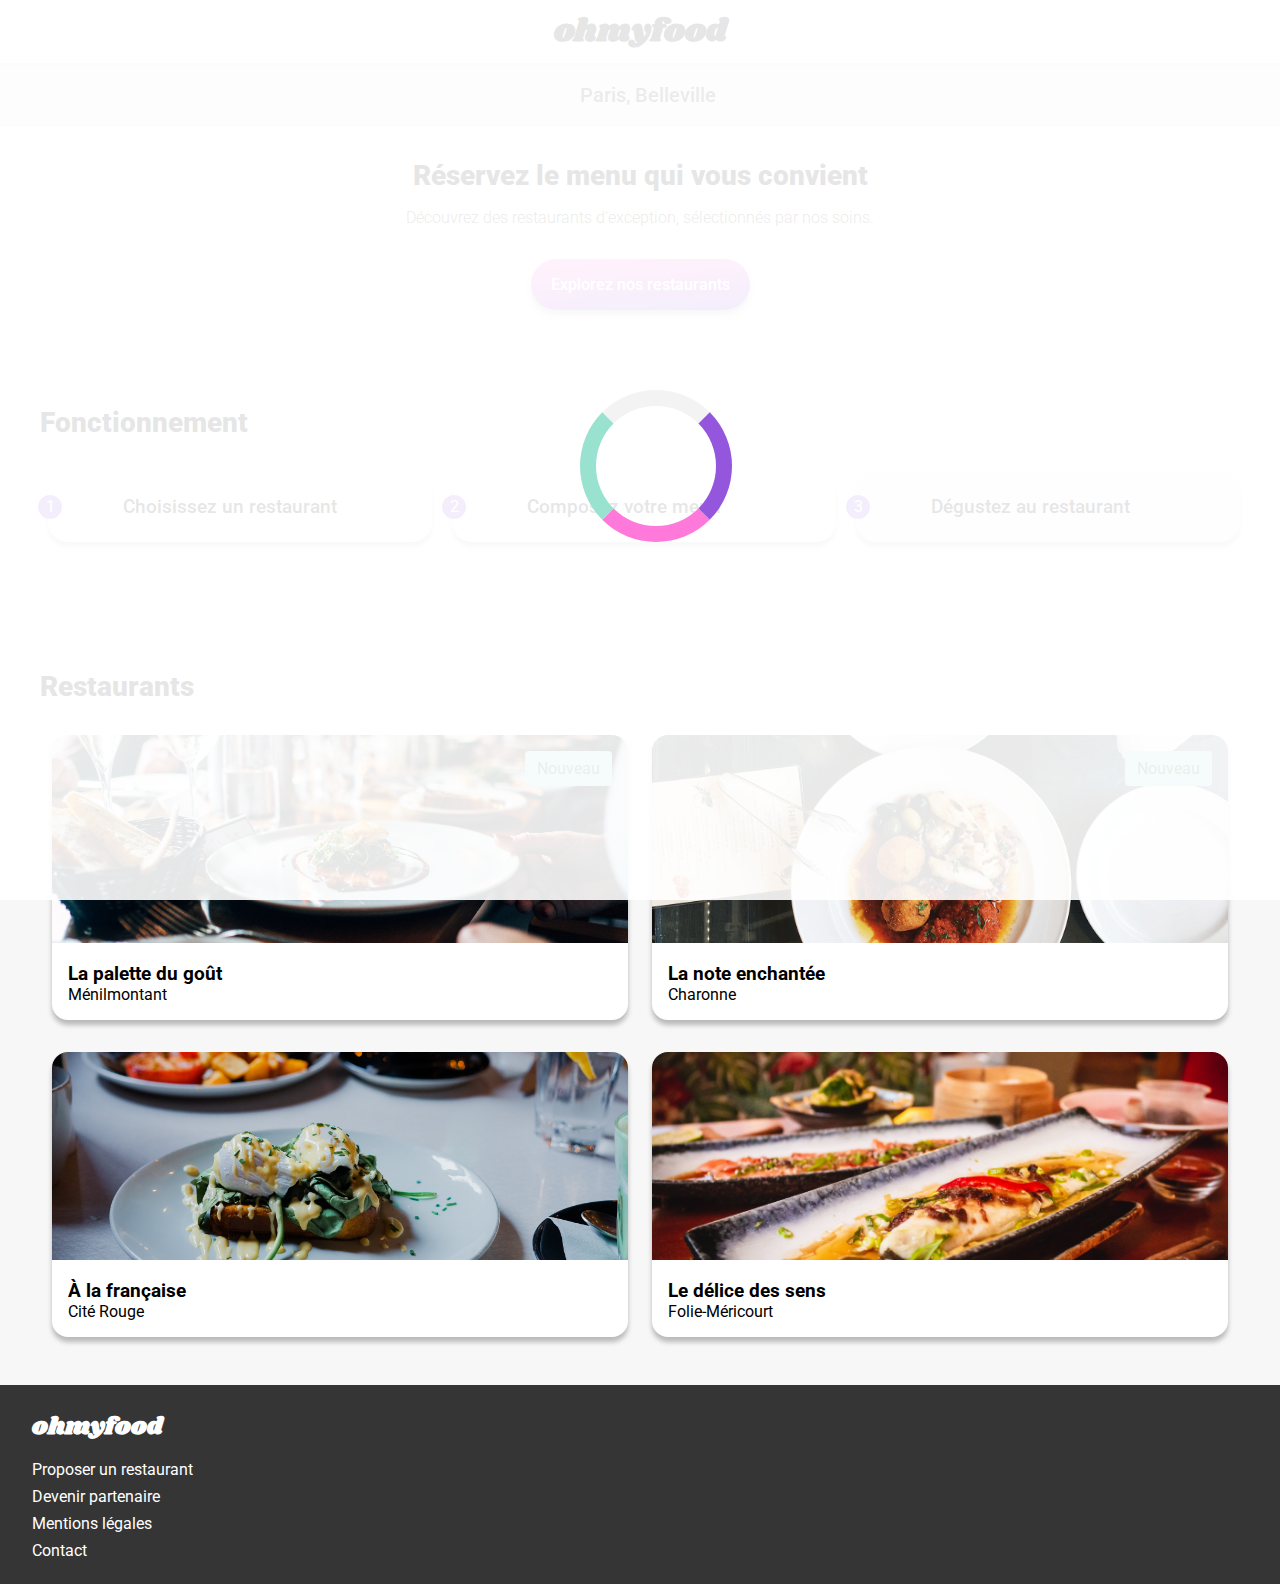
<file: index.html>
<!DOCTYPE html>
<html lang="fr">
<head>
    <meta charset="UTF-8">
    <meta name="viewport" content="width=device-width, initial-scale=1.0">
    <title>Accueil</title>
    <!-- Font Awesome-->
    <link rel="stylesheet" 
            href="https://cdnjs.cloudflare.com/ajax/libs/font-awesome/6.2.0/css/all.min.css" 
            integrity="sha512-xh6O/CkQoPOWDdYTDqeRdPCVd1SpvCA9XXcUnZS2FmJNp1coAFzvtCN9BmamE+4aHK8yyUHUSCcJHgXloTyT2A==" 
            crossorigin="anonymous" 
            referrerpolicy="no-referrer" >
    <!-- Google Font -->
    <link rel="preconnect" href="https://fonts.googleapis.com">
    <link rel="preconnect" href="https://fonts.gstatic.com" crossorigin>
    <link href="https://fonts.googleapis.com/css2?family=Roboto:wght@100;300;400;500;700;900&family=Shrikhand&display=swap" rel="stylesheet">
    <!-- CSS -->
    <link rel="stylesheet" href="./css/main.css">
</head>
<body>
    <div class="loader">
        <div class="loader__spin"></div>
    </div>
    
    <header class="header">
        <h1 class="header__logo">
            <a class="header__link" href="./index.html">
                ohmyfood
            </a>
        </h1>
    </header>

    <main class="main">
        <!-- Section dédiée à l'affichage de la localisation -->
        <div class="location">
            <i class="fa-solid fa-location-dot location__icon"></i>
            <span class="location__text">Paris, Belleville</span>
        </div>

        <!-- Section dédiée à l'introduction du site -->
        <section class="introduction">
            <h2 class="introduction__title">Réservez le menu qui vous convient</h2>
            <p class="introduction__subtitle">Découvrez des restaurants d'exception, sélectionnés par nos soins.</p>
            <a class="introduction__link button" href="#restaurants">Explorez nos restaurants</a>
        </section>

        <!-- Section dédiée au fonctionnement du site -->
        <section class="functioning">
            <div class="functioning__container">
                <h2 class="functioning__title">Fonctionnement</h2>
                <ol class="ordered-list">
                    <li class="ordered-list__item">
                        <i class="fa-solid fa-mobile-screen-button ordered-list__icon"></i>
                        <span class="ordered-list__text">Choisissez un restaurant</span>
                    </li>
                    <li class="ordered-list__item">
                        <i class="fa-solid fa-list-ul ordered-list__icon"></i>
                        <span class="ordered-list__text">Composez votre menu</span>
                    </li>
                    <li class="ordered-list__item ordered-list__item--highlight">
                        <i class="fa-solid fa-store ordered-list__icon ordered-list__icon--highlight"></i>
                        <span class="ordered-list__text ordered-list__text--highlight">Dégustez au restaurant</span>
                    </li>
                </ol>
            </div>
        </section>

        <!-- Section dédiée à la liste des restaurants -->
        <section id="restaurants" class="restaurants">
            <div class="restaurants__container">
                <h2 class="restaurants__title">Restaurants</h2>
                <div class="cards">

                    <a class="card" href="./menu/la_palette_du_gout.html">
                        <img class="card__img" src="./images/restaurants/jay-wennington-N_Y88TWmGwA-unsplash.jpg" alt="Image de La palette du goût">
                        <span class="card__new">Nouveau</span>
                        <div class="card__footer">
                            <div class="card__content">
                                <h3 class="card__title">La palette du goût</h3>
                                <span class="card__location">Ménilmontant</span>
                            </div>
                            <div class="card__btn">
                                <i class="fa-regular fa-heart fa-2x card__icon card__icon--empty"></i>
                                <i class="fa-solid fa-heart fa-2x card__icon card__icon--fill"></i>
                            </div>
                        </div>
                    </a>

                
                    <a class="card" href="./menu/la_note_enchantee.html">
                        <img class="card__img" src="./images/restaurants/stil-u2Lp8tXIcjw-unsplash.jpg" alt="Image de La note enchantée">
                        <span class="card__new">Nouveau</span>
                        <div class="card__footer">
                            <div class="card__content">
                                <h3 class="card__title">La note enchantée</h3>
                                <span class="card__location">Charonne</span>
                            </div>
                            <div class="card__btn">
                                <i class="fa-regular fa-heart fa-2x card__icon card__icon--empty"></i>
                                <i class="fa-solid fa-heart fa-2x card__icon card__icon--fill"></i>
                            </div>
                        </div>
                    </a>
                
                    <a class="card" href="./menu/a_la_francaise.html">
                        <img class="card__img" src="./images/restaurants/toa-heftiba-DQKerTsQwi0-unsplash.jpg" alt="Image de À la française">
                        <div class="card__footer">
                            <div class="card__content">
                                <h3 class="card__title">À la française</h3>
                                <span class="card__location">Cité Rouge</span>
                            </div>
                            <div class="card__btn">
                                <i class="fa-regular fa-heart fa-2x card__icon card__icon--empty"></i>
                                <i class="fa-solid fa-heart fa-2x card__icon card__icon--fill"></i>
                            </div>
                        </div>
                    </a>

                    <a class="card" href="./menu/le_delice_des_sens.html">
                        <img class="card__img" src="./images/restaurants/louis-hansel-shotsoflouis-qNBGVyOCY8Q-unsplash.jpg" alt="Image de Le délice des sens">
                        <div class="card__footer">
                            <div class="card__content">
                                <h3 class="card__title">Le délice des sens</h3>
                                <span class="card__location">Folie-Méricourt</span>
                            </div>
                            <div class="card__btn">
                                <i class="fa-regular fa-heart fa-2x card__icon card__icon--empty"></i>
                                <i class="fa-solid fa-heart fa-2x card__icon card__icon--fill"></i>
                            </div>
                        </div>
                    </a>
                </div>
            </div>
        </section>
    </main>

    <footer id="footer" class="footer">
        <h4 class="footer__title">
            ohmyfood
        </h4>
        <ul class="footer__list">
            <li class="footer__item">
                <a class="footer__link" href="#footer">
                    <i class="fa-solid fa-utensils footer__icon"></i>
                    Proposer un restaurant
                </a>
            </li>

            <li class="footer__item">
                <a class="footer__link" href="#footer">
                    <i class="fa-solid fa-handshake-angle footer__icon"></i>
                    Devenir partenaire
                </a>
            </li>

            <li class="footer__item">
                <a class="footer__link" href="#footer">Mentions légales</a>
            </li>

            <li class="footer__item">
                <a class="footer__link" href="mailto:contact@ohmyfood.com">Contact</a>
            </li>
        </ul>
    </footer>
    
</body>
</html>
</file>
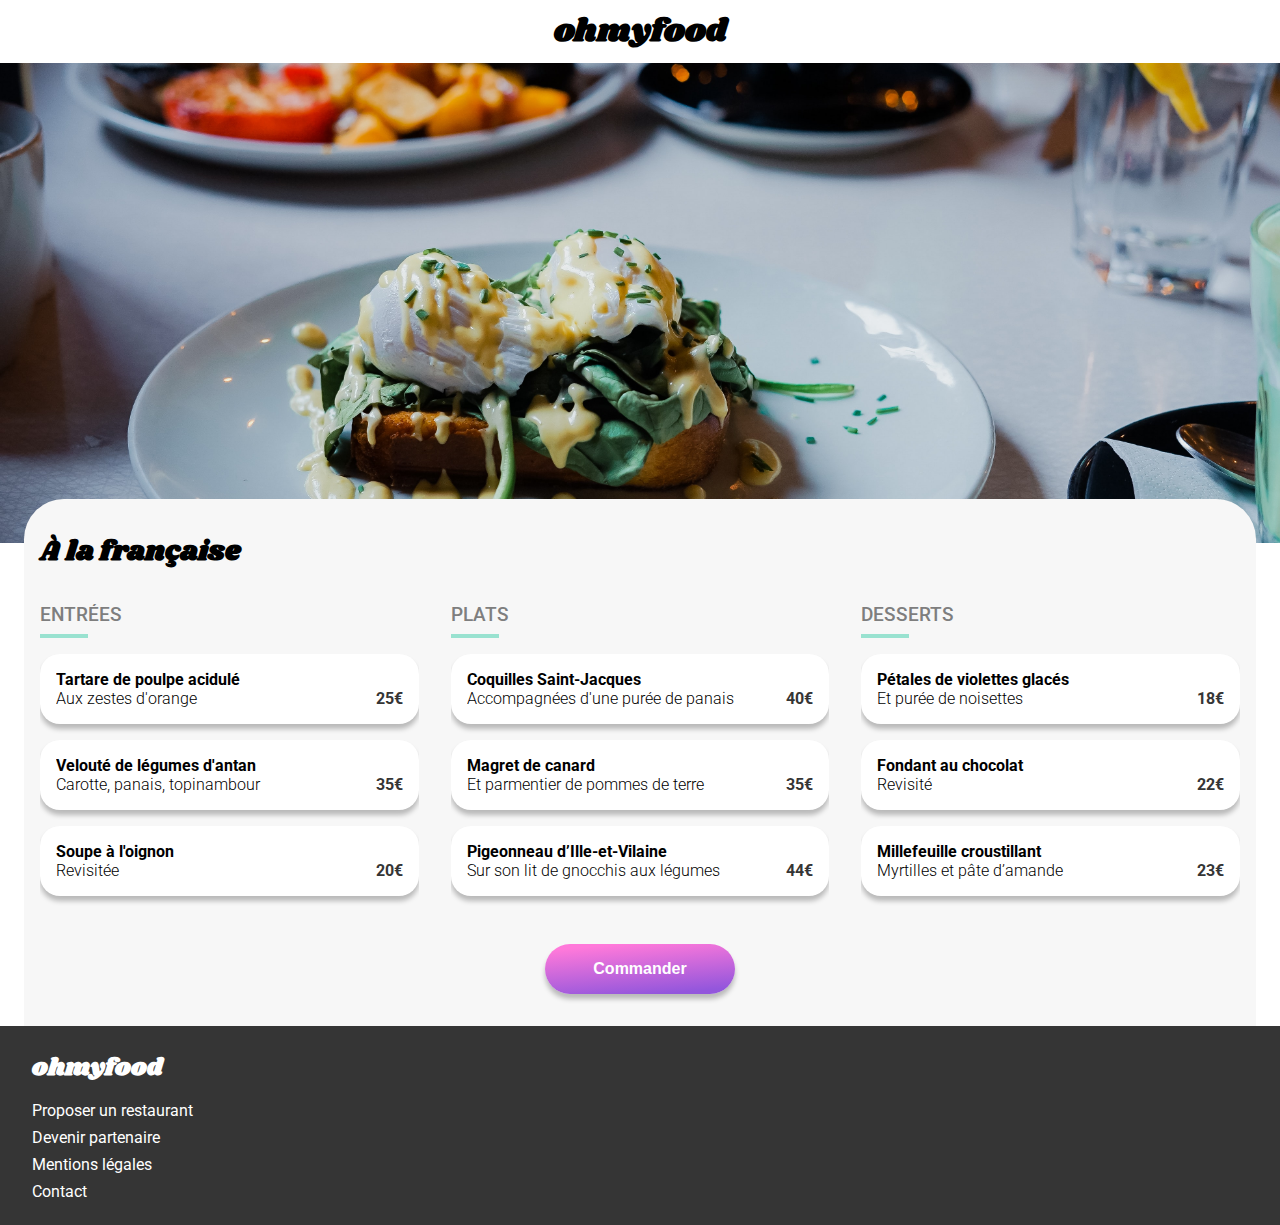
<file: menu/a_la_francaise.html>
<!DOCTYPE html>
<html lang="fr">
<head>
    <meta charset="UTF-8">
    <meta name="viewport" content="width=device-width, initial-scale=1.0">
    <title>Menu - À la française</title>
    <!-- Font Awesome-->
    <link rel="stylesheet" 
            href="https://cdnjs.cloudflare.com/ajax/libs/font-awesome/6.2.0/css/all.min.css" 
            integrity="sha512-xh6O/CkQoPOWDdYTDqeRdPCVd1SpvCA9XXcUnZS2FmJNp1coAFzvtCN9BmamE+4aHK8yyUHUSCcJHgXloTyT2A==" 
            crossorigin="anonymous" 
            referrerpolicy="no-referrer" >
    <!-- Google Font -->
    <link rel="preconnect" href="https://fonts.googleapis.com">
    <link rel="preconnect" href="https://fonts.gstatic.com" crossorigin>
    <link href="https://fonts.googleapis.com/css2?family=Roboto:wght@100;300;400;500;700;900&family=Shrikhand&display=swap" rel="stylesheet">
    <!-- CSS -->
    <link rel="stylesheet" href="../css/main.css">
</head>
<body>
    
    <header class="header">
        <a href="../index.html">
            <i class="fa-solid fa-arrow-left header__icon"></i>
        </a>
        <h1 class="header__logo">
            <a class="header__link" href="../index.html">
                ohmyfood
            </a>
        </h1>
    </header>

    <main class="main">
        <!-- Section dédiée à l'image du restaurant -->
        <div class="background">
            <img class="background__img" src="../images/restaurants/toa-heftiba-DQKerTsQwi0-unsplash.jpg" alt="image d'un plat du restaurant">
        </div>

        <!-- Section dédiée aux menus -->
        <section id="menu" class="menu">
            <header class="menu__header">
                <h2 class="menu__title">À la française</h2>
                <div class="card__btn">
                    <i class="fa-regular fa-heart fa-2x menu__icon card__icon card__icon--empty"></i>
                    <i class="fa-solid fa-heart fa-2x menu__icon card__icon card__icon--fill"></i>
                </div>
            </header>
            
            <div class="submenus">

                <section class="submenu">
                    <h3 class="submenu__title">Entrées</h3>
                    <div class="delay-0 menu-item">
                        <div class="menu-item__header">
                            <h4 class="menu-item__title">Tartare de poulpe acidulé</h4>
                            <p class="menu-item__desc">Aux zestes d'orange</p>
                        </div>
                        <span class="menu-item__price">25€</span>
                        <div class="menu-item__verif">
                            <div class="menu-item__animatedIcon">
                                <i class="fa-solid fa-check menu-item__icon"></i>
                            </div>
                        </div>
                    </div>

                    <div class="delay-1 menu-item">
                        <div class="menu-item__header">
                            <h4 class="menu-item__title">Velouté de légumes d'antan</h4>
                            <p class="menu-item__desc">Carotte, panais, topinambour</p>
                        </div>
                        <span class="menu-item__price">35€</span>
                        <div class="menu-item__verif">
                            <div class="menu-item__animatedIcon">
                                <i class="fa-solid fa-check menu-item__icon"></i>
                            </div>
                        </div>
                    </div>

                    <div class="delay-2 menu-item">
                        <div class="menu-item__header">
                            <h4 class="menu-item__title">Soupe à l'oignon</h4>
                            <p class="menu-item__desc">Revisitée</p>
                        </div>
                        <span class="menu-item__price">20€</span>
                        <div class="menu-item__verif">
                            <div class="menu-item__animatedIcon">
                                <i class="fa-solid fa-check menu-item__icon"></i>
                            </div>
                        </div>
                    </div>

                </section>

                <section class="submenu">
                    <h3 class="submenu__title">Plats</h3>
                    <div class="delay-3 menu-item">
                        <div class="menu-item__header">
                            <h4 class="menu-item__title">Coquilles Saint-Jacques</h4>
                            <p class="menu-item__desc">Accompagnées d'une purée de panais</p>
                        </div>
                        <span class="menu-item__price">40€</span>
                        <div class="menu-item__verif">
                            <div class="menu-item__animatedIcon">
                                <i class="fa-solid fa-check menu-item__icon"></i>
                            </div>
                        </div>
                    </div>
                    <div class="delay-4 menu-item">
                        <div class="menu-item__header">
                            <h4 class="menu-item__title">Magret de canard</h4>
                            <p class="menu-item__desc">Et parmentier de pommes de terre</p>
                        </div>
                        <span class="menu-item__price">35€</span>
                        <div class="menu-item__verif">
                            <div class="menu-item__animatedIcon">
                                <i class="fa-solid fa-check menu-item__icon"></i>
                            </div>
                        </div>
                    </div>
                    <div class="delay-5 menu-item">
                        <div class="menu-item__header">
                            <h4 class="menu-item__title">Pigeonneau d’Ille-et-Vilaine</h4>
                            <p class="menu-item__desc">Sur son lit de gnocchis aux légumes</p>
                        </div>
                        <span class="menu-item__price">44€</span>
                        <div class="menu-item__verif">
                            <div class="menu-item__animatedIcon">
                                <i class="fa-solid fa-check menu-item__icon"></i>
                            </div>
                        </div>
                    </div>
                </section>

                <section class="submenu">
                    <h3 class="submenu__title">Desserts</h3>
                    <div class="delay-6 menu-item">
                        <div class="menu-item__header">
                            <h4 class="menu-item__title">Pétales de violettes glacés</h4>
                            <p class="menu-item__desc">Et purée de noisettes</p>
                        </div>
                        <span class="menu-item__price">18€</span>
                        <div class="menu-item__verif">
                            <div class="menu-item__animatedIcon">
                                <i class="fa-solid fa-check menu-item__icon"></i>
                            </div>
                        </div>
                    </div>
                    <div class="delay-7 menu-item">
                        <div class="menu-item__header">
                            <h4 class="menu-item__title">Fondant au chocolat</h4>
                            <p class="menu-item__desc">Revisité</p>
                        </div>
                        <span class="menu-item__price">22€</span>
                        <div class="menu-item__verif">
                            <div class="menu-item__animatedIcon">
                                <i class="fa-solid fa-check menu-item__icon"></i>
                            </div>
                        </div>
                    </div>
                    <div class="delay-8 menu-item">
                        <div class="menu-item__header">
                            <h4 class="menu-item__title">Millefeuille croustillant</h4>
                            <p class="menu-item__desc">Myrtilles et pâte d’amande</p>
                        </div>
                        <span class="menu-item__price">23€</span>
                        <div class="menu-item__verif">
                            <div class="menu-item__animatedIcon">
                                <i class="fa-solid fa-check menu-item__icon"></i>
                            </div>
                        </div>
                    </div>
                </section>

            </div>

            <footer class="menu__footer">
                <button class="menu__btn button">Commander</button>
            </footer>

        </section>

    </main>

    <footer id="footer" class="footer">
        <h4 class="footer__title">
            ohmyfood
        </h4>
        <ul class="footer__list">
            <li class="footer__item">
                <a class="footer__link" href="#footer">
                    <i class="fa-solid fa-utensils footer__icon"></i>
                    Proposer un restaurant
                </a>
            </li>

            <li class="footer__item">
                <a class="footer__link" href="#footer">
                    <i class="fa-solid fa-handshake-angle footer__icon"></i>
                    Devenir partenaire
                </a>
            </li>

            <li class="footer__item">
                <a class="footer__link" href="#footer">Mentions légales</a>
            </li>

            <li class="footer__item">
                <a class="footer__link" href="mailto:contact@ohmyfood.com" target="_blank">Contact</a>
            </li>
        </ul>
    </footer>
    
</body>
</html>
</file>
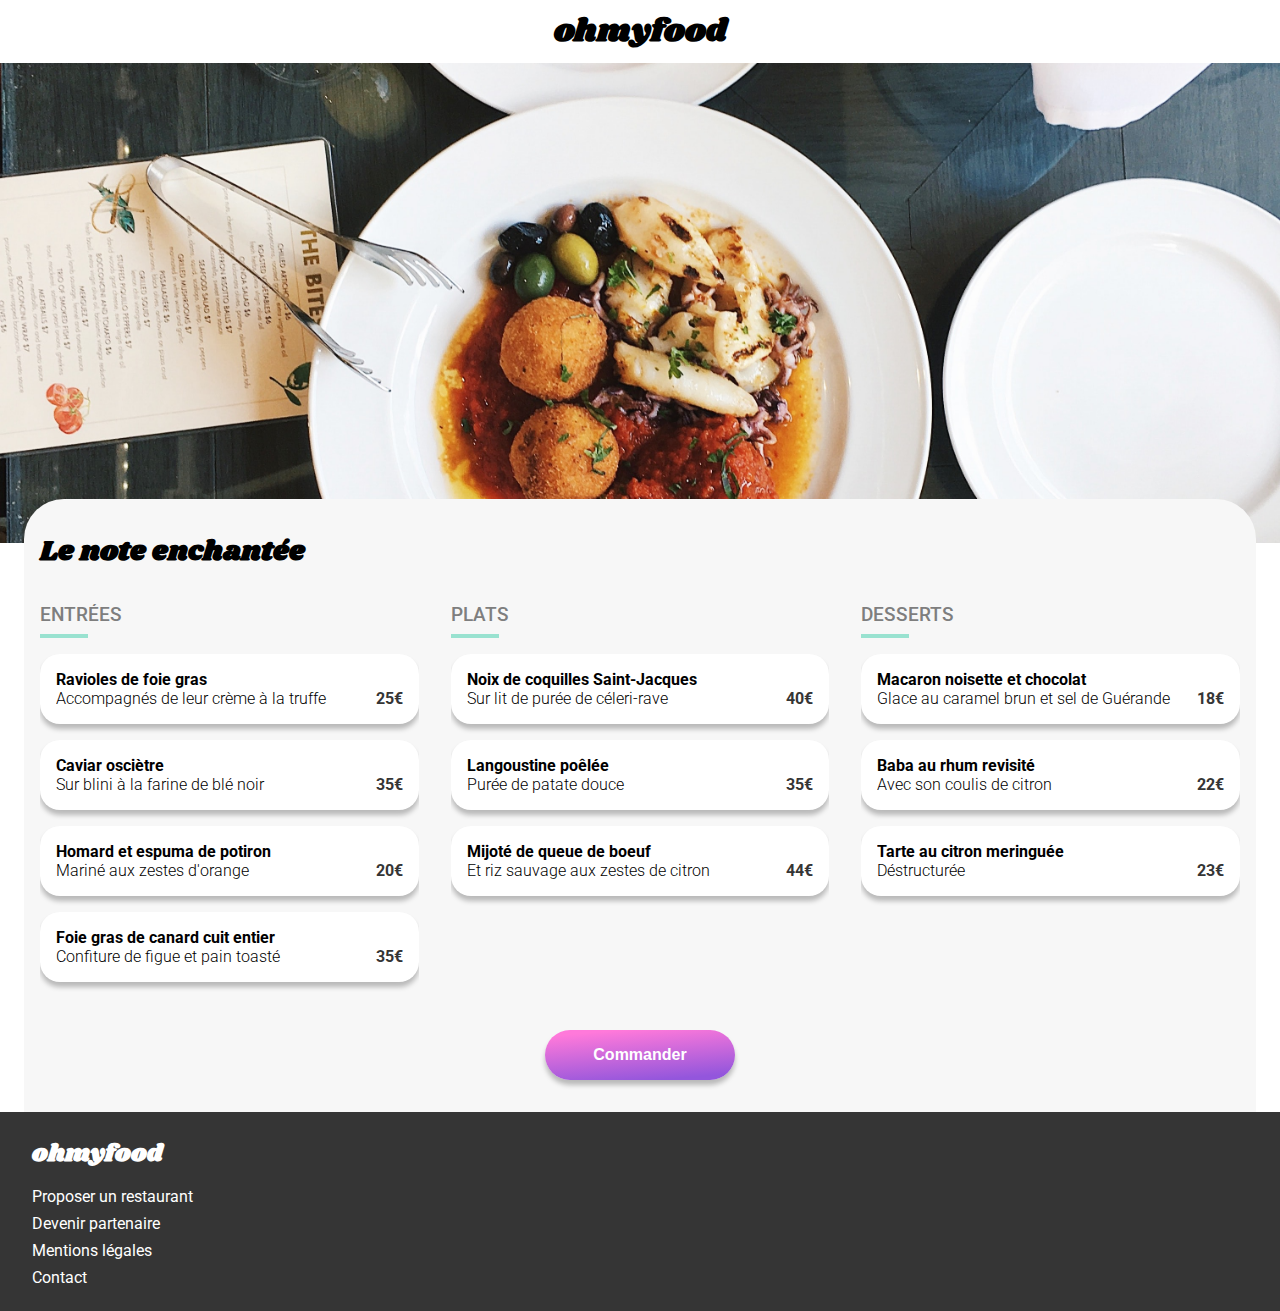
<file: menu/la_note_enchantee.html>
<!DOCTYPE html>
<html lang="fr">
<head>
    <meta charset="UTF-8">
    <meta name="viewport" content="width=device-width, initial-scale=1.0">
    <title>Menu - La Note Enchantée</title>
    <!-- Font Awesome-->
    <link rel="stylesheet"
            href="https://cdnjs.cloudflare.com/ajax/libs/font-awesome/6.2.0/css/all.min.css" 
            integrity="sha512-xh6O/CkQoPOWDdYTDqeRdPCVd1SpvCA9XXcUnZS2FmJNp1coAFzvtCN9BmamE+4aHK8yyUHUSCcJHgXloTyT2A==" 
            crossorigin="anonymous" 
            referrerpolicy="no-referrer" >
    <!-- Google Font -->
    <link rel="preconnect" href="https://fonts.googleapis.com">
    <link rel="preconnect" href="https://fonts.gstatic.com" crossorigin>
    <link href="https://fonts.googleapis.com/css2?family=Roboto:wght@100;300;400;500;700;900&family=Shrikhand&display=swap" rel="stylesheet">
    <!-- CSS -->
    <link rel="stylesheet" href="../css/main.css">
</head>
<body>
    
    <header class="header">
        <a href="../index.html">
            <i class="fa-solid fa-arrow-left header__icon"></i>
        </a>
        <h1 class="header__logo">
            <a class="header__link" href="../index.html">
                ohmyfood
            </a>
        </h1>
    </header>

    <main class="main">
        <!-- Section dédiée à l'image du restaurant -->
        <div class="background">
            <img class="background__img" src="../images/restaurants/stil-u2Lp8tXIcjw-unsplash.jpg" alt="image d'un plat du restaurant">
        </div>

        <!-- Section dédiée aux menus -->
        <section id="menu" class="menu">
            <header class="menu__header">
                <h2 class="menu__title">Le note enchantée</h2>
                <div class="card__btn">
                    <i class="fa-regular fa-heart fa-2x menu__icon card__icon card__icon--empty"></i>
                    <i class="fa-solid fa-heart fa-2x menu__icon card__icon card__icon--fill"></i>
                </div>
            </header>
            
            <div class="submenus">

                <section class="submenu">
                    <h3 class="submenu__title">Entrées</h3>
                    <div class="delay-0 menu-item">
                        <div class="menu-item__header">
                            <h4 class="menu-item__title">Ravioles de foie gras</h4>
                            <p class="menu-item__desc">Accompagnés de leur crème à la truffe</p>
                        </div>
                        <span class="menu-item__price">25€</span>
                        <div class="menu-item__verif">
                            <div class="menu-item__animatedIcon">
                                <i class="fa-solid fa-check menu-item__icon"></i>
                            </div>
                        </div>
                    </div>
                    <div class="delay-1 menu-item">
                        <div class="menu-item__header">
                            <h4 class="menu-item__title">Caviar osciètre</h4>
                            <p class="menu-item__desc">Sur blini à la farine de blé noir</p>
                        </div>
                        <span class="menu-item__price">35€</span>
                        <div class="menu-item__verif">
                            <div class="menu-item__animatedIcon">
                                <i class="fa-solid fa-check menu-item__icon"></i>
                            </div>
                        </div>
                    </div>
                    <div class="delay-2 menu-item">
                        <div class="menu-item__header">
                            <h4 class="menu-item__title">Homard et espuma de potiron</h4>
                            <p class="menu-item__desc">Mariné aux zestes d'orange</p>
                        </div>
                        <span class="menu-item__price">20€</span>
                        <div class="menu-item__verif">
                            <div class="menu-item__animatedIcon">
                                <i class="fa-solid fa-check menu-item__icon"></i>
                            </div>
                        </div>
                    </div>
                    <div class="delay-3 menu-item">
                        <div class="menu-item__header">
                            <h4 class="menu-item__title">Foie gras de canard cuit entier</h4>
                            <p class="menu-item__desc">Confiture de figue et pain toasté</p>
                        </div>
                        <span class="menu-item__price">35€</span>
                        <div class="menu-item__verif">
                            <div class="menu-item__animatedIcon">
                                <i class="fa-solid fa-check menu-item__icon"></i>
                            </div>
                        </div>
                    </div>
                </section>

                <section class="submenu">
                    <h3 class="submenu__title">Plats</h3>
                    <div class="delay-4 menu-item">
                        <div class="menu-item__header">
                            <h4 class="menu-item__title">Noix de coquilles Saint-Jacques</h4>
                            <p class="menu-item__desc">Sur lit de purée de céleri-rave</p>
                        </div>
                        <span class="menu-item__price">40€</span>
                        <div class="menu-item__verif">
                            <div class="menu-item__animatedIcon">
                                <i class="fa-solid fa-check menu-item__icon"></i>
                            </div>
                        </div>
                    </div>
                    <div class="delay-5 menu-item">
                        <div class="menu-item__header">
                            <h4 class="menu-item__title">Langoustine poêlée</h4>
                            <p class="menu-item__desc">Purée de patate douce</p>
                        </div>
                        <span class="menu-item__price">35€</span>
                        <div class="menu-item__verif">
                            <div class="menu-item__animatedIcon">
                                <i class="fa-solid fa-check menu-item__icon"></i>
                            </div>
                        </div>
                    </div>
                    <div class="delay-6 menu-item">
                        <div class="menu-item__header">
                            <h4 class="menu-item__title">Mijoté de queue de boeuf</h4>
                            <p class="menu-item__desc">Et riz sauvage aux zestes de citron</p>
                        </div>
                        <span class="menu-item__price">44€</span>
                        <div class="menu-item__verif">
                            <div class="menu-item__animatedIcon">
                                <i class="fa-solid fa-check menu-item__icon"></i>
                            </div>
                        </div>
                    </div>
                </section>

                <section class="submenu">
                    <h3 class="submenu__title">Desserts</h3>
                    <div class="delay-7 menu-item">
                        <div class="menu-item__header">
                            <h4 class="menu-item__title">Macaron noisette et chocolat</h4>
                            <p class="menu-item__desc">Glace au caramel brun et sel de Guérande</p>
                        </div>
                        <span class="menu-item__price">18€</span>
                        <div class="menu-item__verif">
                            <div class="menu-item__animatedIcon">
                                <i class="fa-solid fa-check menu-item__icon"></i>
                            </div>
                        </div>
                    </div>
                    <div class="delay-8 menu-item">
                        <div class="menu-item__header">
                            <h4 class="menu-item__title">Baba au rhum revisité</h4>
                            <p class="menu-item__desc">Avec son coulis de citron</p>
                        </div>
                        <span class="menu-item__price">22€</span>
                        <div class="menu-item__verif">
                            <div class="menu-item__animatedIcon">
                                <i class="fa-solid fa-check menu-item__icon"></i>
                            </div>
                        </div>
                    </div>
                    <div class="delay-9 menu-item">
                        <div class="menu-item__header">
                            <h4 class="menu-item__title">Tarte au citron meringuée</h4>
                            <p class="menu-item__desc">Déstructurée</p>
                        </div>
                        <span class="menu-item__price">23€</span>
                        <div class="menu-item__verif">
                            <div class="menu-item__animatedIcon">
                                <i class="fa-solid fa-check menu-item__icon"></i>
                            </div>
                        </div>
                    </div>
                </section>

            </div>

            <footer class="menu__footer">
                <button class="menu__btn button">Commander</button>
            </footer>

        </section>

    </main>

    <footer id="footer" class="footer">
        <h4 class="footer__title">
            ohmyfood
        </h4>
        <ul class="footer__list">
            <li class="footer__item">
                <a class="footer__link" href="#footer">
                    <i class="fa-solid fa-utensils footer__icon"></i>
                    Proposer un restaurant
                </a>
            </li>

            <li class="footer__item">
                <a class="footer__link" href="#footer">
                    <i class="fa-solid fa-handshake-angle footer__icon"></i>
                    Devenir partenaire
                </a>
            </li>

            <li class="footer__item">
                <a class="footer__link" href="#footer">Mentions légales</a>
            </li>

            <li class="footer__item">
                <a class="footer__link" href="mailto:contact@ohmyfood.com" target="_blank">Contact</a>
            </li>
        </ul>
    </footer>
    
</body>
</html>
</file>
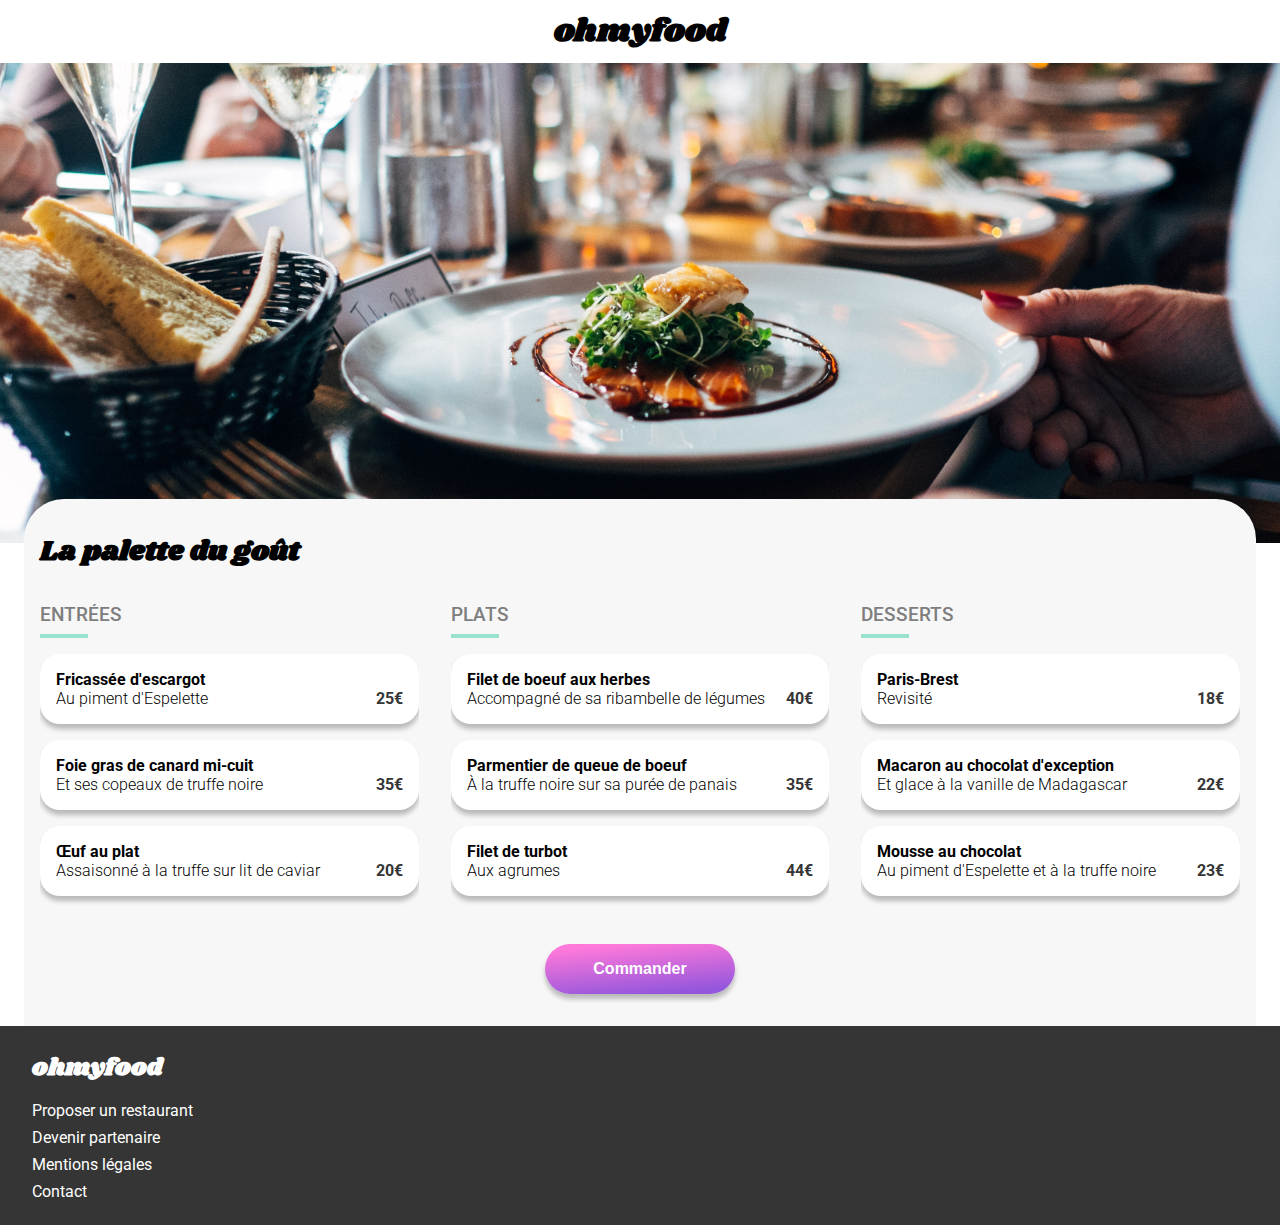
<file: menu/la_palette_du_gout.html>
<!DOCTYPE html>
<html lang="fr">
<head>
    <meta charset="UTF-8">
    <meta name="viewport" content="width=device-width, initial-scale=1.0">
    <title>Menu - La Palette du Goût</title>
    <!-- Font Awesome-->
    <link rel="stylesheet" 
            href="https://cdnjs.cloudflare.com/ajax/libs/font-awesome/6.2.0/css/all.min.css" 
            integrity="sha512-xh6O/CkQoPOWDdYTDqeRdPCVd1SpvCA9XXcUnZS2FmJNp1coAFzvtCN9BmamE+4aHK8yyUHUSCcJHgXloTyT2A==" 
            crossorigin="anonymous" 
            referrerpolicy="no-referrer" >
    <!-- Google Font -->
    <link rel="preconnect" href="https://fonts.googleapis.com">
    <link rel="preconnect" href="https://fonts.gstatic.com" crossorigin>
    <link href="https://fonts.googleapis.com/css2?family=Roboto:wght@100;300;400;500;700;900&family=Shrikhand&display=swap" rel="stylesheet">
    <!-- CSS -->
    <link rel="stylesheet" href="../css/main.css">
</head>
<body>
    
    <header class="header">
        <a href="../index.html">
            <i class="fa-solid fa-arrow-left header__icon"></i>
        </a>
        <h1 class="header__logo">
            <a class="header__link" href="../index.html">
                ohmyfood
            </a>
        </h1>
    </header>

    <main class="main">
        <!-- Section dédiée à l'image du restaurant -->
        <div class="background">
            <img class="background__img" src="../images/restaurants/jay-wennington-N_Y88TWmGwA-unsplash.jpg" alt="image d'un plat du restaurant">
        </div>

        <!-- Section dédiée aux menus -->
        <section id="menu" class="menu">
            <header class="menu__header">
                <h2 class="menu__title">La palette du goût</h2>
                <div class="card__btn">
                    <i class="fa-regular fa-heart fa-2x menu__icon card__icon card__icon--empty"></i>
                    <i class="fa-solid fa-heart fa-2x menu__icon card__icon card__icon--fill"></i>
                </div>
            </header>
            
            <div class="submenus">

                <section class="submenu">
                    <h3 class="submenu__title">Entrées</h3>
                    <div class="delay-0 menu-item">
                        <div class="menu-item__header">
                            <h4 class="menu-item__title">Fricassée d'escargot</h4>
                            <p class="menu-item__desc">Au piment d'Espelette</p>
                        </div>
                        <span class="menu-item__price">25€</span>
                        <div class="menu-item__verif">
                            <div class="menu-item__animatedIcon">
                                <i class="fa-solid fa-check menu-item__icon"></i>
                            </div>
                        </div>
                    </div>
                    <div class="delay-1 menu-item">
                        <div class="menu-item__header">
                            <h4 class="menu-item__title">Foie gras de canard mi-cuit</h4>
                            <p class="menu-item__desc">Et ses copeaux de truffe noire</p>
                        </div>
                        <span class="menu-item__price">35€</span>
                        <div class="menu-item__verif">
                            <div class="menu-item__animatedIcon">
                                <i class="fa-solid fa-check menu-item__icon"></i>
                            </div>
                        </div>
                    </div>
                    <div class="delay-2 menu-item">
                        <div class="menu-item__header">
                            <h4 class="menu-item__title">Œuf au plat</h4>
                            <p class="menu-item__desc">Assaisonné à la truffe sur lit de caviar</p>
                        </div>
                        <span class="menu-item__price">20€</span>
                        <div class="menu-item__verif">
                            <div class="menu-item__animatedIcon">
                                <i class="fa-solid fa-check menu-item__icon"></i>
                            </div>
                        </div>
                    </div>
                </section>

                <section class="submenu">
                    <h3 class="submenu__title">Plats</h3>
                    <div class="delay-3 menu-item">
                        <div class="menu-item__header">
                            <h4 class="menu-item__title">Filet de boeuf aux herbes</h4>
                            <p class="menu-item__desc">Accompagné de sa ribambelle de légumes</p>
                        </div>
                        <span class="menu-item__price">40€</span>
                        <div class="menu-item__verif">
                            <div class="menu-item__animatedIcon">
                                <i class="fa-solid fa-check menu-item__icon"></i>
                            </div>
                        </div>
                    </div>
                    <div class="delay-4 menu-item">
                        <div class="menu-item__header">
                            <h4 class="menu-item__title">Parmentier de queue de boeuf</h4>
                            <p class="menu-item__desc">À la truffe noire sur sa purée de panais</p>
                        </div>
                        <span class="menu-item__price">35€</span>
                        <div class="menu-item__verif">
                            <div class="menu-item__animatedIcon">
                                <i class="fa-solid fa-check menu-item__icon"></i>
                            </div>
                        </div>
                    </div>
                    <div class="delay-5 menu-item">
                        <div class="menu-item__header">
                            <h4 class="menu-item__title">Filet de turbot</h4>
                            <p class="menu-item__desc">Aux agrumes</p>
                        </div>
                        <span class="menu-item__price">44€</span>
                        <div class="menu-item__verif">
                            <div class="menu-item__animatedIcon">
                                <i class="fa-solid fa-check menu-item__icon"></i>
                            </div>
                        </div>
                    </div>
                </section>

                <section class="submenu">
                    <h3 class="submenu__title">Desserts</h3>
                    <div class="delay-6 menu-item">
                        <div class="menu-item__header">
                            <h4 class="menu-item__title">Paris-Brest</h4>
                            <p class="menu-item__desc">Revisité</p>
                        </div>
                        <span class="menu-item__price">18€</span>
                        <div class="menu-item__verif">
                            <div class="menu-item__animatedIcon">
                                <i class="fa-solid fa-check menu-item__icon"></i>
                            </div>
                        </div>
                    </div>
                    <div class="delay-7 menu-item">
                        <div class="menu-item__header">
                            <h4 class="menu-item__title">Macaron au chocolat d'exception</h4>
                            <p class="menu-item__desc">Et glace à la vanille de Madagascar</p>
                        </div>
                        <span class="menu-item__price">22€</span>
                        <div class="menu-item__verif">
                            <div class="menu-item__animatedIcon">
                                <i class="fa-solid fa-check menu-item__icon"></i>
                            </div>
                        </div>
                    </div>
                    <div class="delay-8 menu-item">
                        <div class="menu-item__header">
                            <h4 class="menu-item__title">Mousse au chocolat</h4>
                            <p class="menu-item__desc">Au piment d'Espelette et à la truffe noire</p>
                        </div>
                        <span class="menu-item__price">23€</span>
                        <div class="menu-item__verif">
                            <div class="menu-item__animatedIcon">
                                <i class="fa-solid fa-check menu-item__icon"></i>
                            </div>
                        </div>
                    </div>
                </section>

            </div>

            <footer class="menu__footer">
                <button class="menu__btn button">Commander</button>
            </footer>

        </section>

    </main>

    <footer id="footer" class="footer">
        <h4 class="footer__title">
            ohmyfood
        </h4>
        <ul class="footer__list">
            <li class="footer__item">
                <a class="footer__link" href="#footer">
                    <i class="fa-solid fa-utensils footer__icon"></i>
                    Proposer un restaurant
                </a>
            </li>

            <li class="footer__item">
                <a class="footer__link" href="#footer">
                    <i class="fa-solid fa-handshake-angle footer__icon"></i>
                    Devenir partenaire
                </a>
            </li>

            <li class="footer__item">
                <a class="footer__link" href="#footer">Mentions légales</a>
            </li>

            <li class="footer__item">
                <a class="footer__link" href="mailto:contact@ohmyfood.com" target="_blank">Contact</a>
            </li>
        </ul>
    </footer>
    
</body>
</html>
</file>
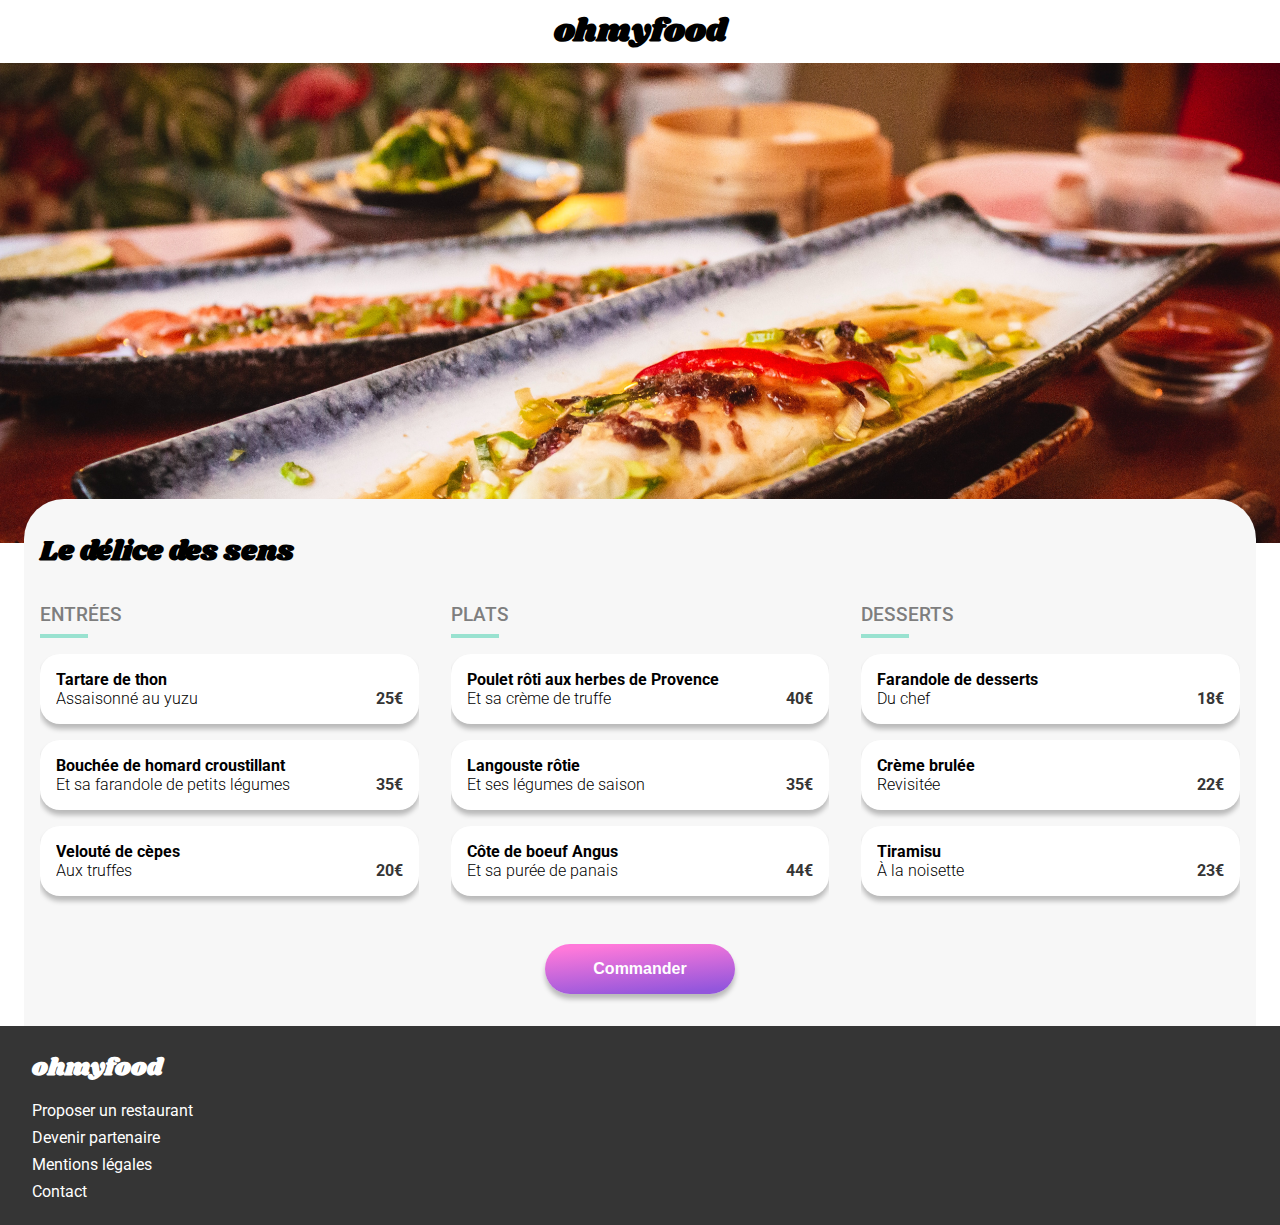
<file: menu/le_delice_des_sens.html>
<!DOCTYPE html>
<html lang="fr">
<head>
    <meta charset="UTF-8">
    <meta name="viewport" content="width=device-width, initial-scale=1.0">
    <title>Menu - La Délice des Sens</title>
    <!-- Font Awesome-->
    <link rel="stylesheet"
            href="https://cdnjs.cloudflare.com/ajax/libs/font-awesome/6.2.0/css/all.min.css" 
            integrity="sha512-xh6O/CkQoPOWDdYTDqeRdPCVd1SpvCA9XXcUnZS2FmJNp1coAFzvtCN9BmamE+4aHK8yyUHUSCcJHgXloTyT2A==" 
            crossorigin="anonymous" 
            referrerpolicy="no-referrer" >
    <!-- Google Font -->
    <link rel="preconnect" href="https://fonts.googleapis.com">
    <link rel="preconnect" href="https://fonts.gstatic.com" crossorigin>
    <link href="https://fonts.googleapis.com/css2?family=Roboto:wght@100;300;400;500;700;900&family=Shrikhand&display=swap" rel="stylesheet">
    <!-- CSS -->
    <link rel="stylesheet" href="../css/main.css">
</head>
<body>
    
    <header class="header">
        <a href="../index.html">
            <i class="fa-solid fa-arrow-left header__icon"></i>
        </a>
        <h1 class="header__logo">
            <a class="header__link" href="../index.html">
                ohmyfood
            </a>
        </h1>
    </header>

    <main class="main">
        <!-- Section dédiée à l'image du restaurant -->
        <div class="background">
            <img class="background__img" src="../images/restaurants/louis-hansel-shotsoflouis-qNBGVyOCY8Q-unsplash.jpg" alt="image d'un plat du restaurant">
        </div>

        <!-- Section dédiée aux menus -->
        <section id="menu" class="menu">
            <header class="menu__header">
                <h2 class="menu__title">Le délice des sens</h2>
                <div class="card__btn">
                    <i class="fa-regular fa-heart fa-2x menu__icon card__icon card__icon--empty"></i>
                    <i class="fa-solid fa-heart fa-2x menu__icon card__icon card__icon--fill"></i>
                </div>
            </header>
            
            <div class="submenus">

                <section class="submenu">
                    <h3 class="submenu__title">Entrées</h3>
                    <div class="delay-0 menu-item">
                        <div class="menu-item__header">
                            <h4 class="menu-item__title">Tartare de thon</h4>
                            <p class="menu-item__desc">Assaisonné au yuzu</p>
                        </div>
                        <span class="menu-item__price">25€</span>
                        <div class="menu-item__verif">
                            <div class="menu-item__animatedIcon">
                                <i class="fa-solid fa-check menu-item__icon"></i>
                            </div>
                        </div>
                    </div>
                    <div class="delay-1 menu-item">
                        <div class="menu-item__header">
                            <h4 class="menu-item__title">Bouchée de homard croustillant</h4>
                            <p class="menu-item__desc">Et sa farandole de petits légumes</p>
                        </div>
                        <span class="menu-item__price">35€</span>
                        <div class="menu-item__verif">
                            <div class="menu-item__animatedIcon">
                                <i class="fa-solid fa-check menu-item__icon"></i>
                            </div>
                        </div>
                    </div>
                    <div class="delay-2 menu-item">
                        <div class="menu-item__header">
                            <h4 class="menu-item__title">Velouté de cèpes</h4>
                            <p class="menu-item__desc">Aux truffes</p>
                        </div>
                        <span class="menu-item__price">20€</span>
                        <div class="menu-item__verif">
                            <div class="menu-item__animatedIcon">
                                <i class="fa-solid fa-check menu-item__icon"></i>
                            </div>
                        </div>
                    </div>
                </section>

                <section class="submenu">
                    <h3 class="submenu__title">Plats</h3>
                    <div class="delay-3 menu-item">
                        <div class="menu-item__header">
                            <h4 class="menu-item__title">Poulet rôti aux herbes de Provence</h4>
                            <p class="menu-item__desc">Et sa crème de truffe</p>
                        </div>
                        <span class="menu-item__price">40€</span>
                        <div class="menu-item__verif">
                            <div class="menu-item__animatedIcon">
                                <i class="fa-solid fa-check menu-item__icon"></i>
                            </div>
                        </div>
                    </div>
                    <div class="delay-4 menu-item">
                        <div class="menu-item__header">
                            <h4 class="menu-item__title">Langouste rôtie</h4>
                            <p class="menu-item__desc">Et ses légumes de saison</p>
                        </div>
                        <span class="menu-item__price">35€</span>
                        <div class="menu-item__verif">
                            <div class="menu-item__animatedIcon">
                                <i class="fa-solid fa-check menu-item__icon"></i>
                            </div>
                        </div>
                    </div>
                    <div class="delay-5 menu-item">
                        <div class="menu-item__header">
                            <h4 class="menu-item__title">Côte de boeuf Angus</h4>
                            <p class="menu-item__desc">Et sa purée de panais</p>
                        </div>
                        <span class="menu-item__price">44€</span>
                        <div class="menu-item__verif">
                            <div class="menu-item__animatedIcon">
                                <i class="fa-solid fa-check menu-item__icon"></i>
                            </div>
                        </div>
                    </div>
                </section>

                <section class="submenu">
                    <h3 class="submenu__title">Desserts</h3>
                    <div class="delay-6 menu-item">
                        <div class="menu-item__header">
                            <h4 class="menu-item__title">Farandole de desserts</h4>
                            <p class="menu-item__desc">Du chef</p>
                        </div>
                        <span class="menu-item__price">18€</span>
                        <div class="menu-item__verif">
                            <div class="menu-item__animatedIcon">
                                <i class="fa-solid fa-check menu-item__icon"></i>
                            </div>
                        </div>
                    </div>
                    <div class="delay-7 menu-item">
                        <div class="menu-item__header">
                            <h4 class="menu-item__title">Crème brulée</h4>
                            <p class="menu-item__desc">Revisitée</p>
                        </div>
                        <span class="menu-item__price">22€</span>
                        <div class="menu-item__verif">
                            <div class="menu-item__animatedIcon">
                                <i class="fa-solid fa-check menu-item__icon"></i>
                            </div>
                        </div>
                    </div>
                    <div class="delay-8 menu-item">
                        <div class="menu-item__header">
                            <h4 class="menu-item__title">Tiramisu</h4>
                            <p class="menu-item__desc">À la noisette</p>
                        </div>
                        <span class="menu-item__price">23€</span>
                        <div class="menu-item__verif">
                            <div class="menu-item__animatedIcon">
                                <i class="fa-solid fa-check menu-item__icon"></i>
                            </div>
                        </div>
                    </div>
                </section>

            </div>

            <footer class="menu__footer">
                <button class="menu__btn button">Commander</button>
            </footer>

        </section>

    </main>

    <footer id="footer" class="footer">
        <h4 class="footer__title">
            ohmyfood
        </h4>
        <ul class="footer__list">
            <li class="footer__item">
                <a class="footer__link" href="#footer">
                    <i class="fa-solid fa-utensils footer__icon"></i>
                    Proposer un restaurant
                </a>
            </li>

            <li class="footer__item">
                <a class="footer__link" href="#footer">
                    <i class="fa-solid fa-handshake-angle footer__icon"></i>
                    Devenir partenaire
                </a>
            </li>

            <li class="footer__item">
                <a class="footer__link" href="#footer">Mentions légales</a>
            </li>

            <li class="footer__item">
                <a class="footer__link" href="mailto:contact@ohmyfood.com" target="_blank">Contact</a>
            </li>
        </ul>
    </footer>
    
</body>
</html>
</file>
<file: css/main.css>
@charset "UTF-8";
/*
    Author : Bertrand Sudre ;
*/
/* Color */
/* Font */
/* Weight */
/* Shadow */
/* Border */
/* Width */
* {
  margin: 0;
  padding: 0;
}

body {
  height: 100%;
  margin: auto;
}

/* Annulation des valeurs par défaut des navigateurs */
body {
  font-family: "Roboto", sans-serif;
}

h1 {
  font-family: "Shrikhand", cursive;
}

h2 {
  font-size: 1.75rem;
  font-weight: 900;
}

@-webkit-keyframes appear {
  0% {
    transform: scale(0);
  }
  100% {
    transform: scale(1);
  }
}

@keyframes appear {
  0% {
    transform: scale(0);
  }
  100% {
    transform: scale(1);
  }
}
@-webkit-keyframes loader {
  100% {
    opacity: 0;
    z-index: -1;
  }
}
@keyframes loader {
  100% {
    opacity: 0;
    z-index: -1;
  }
}
@-webkit-keyframes spin {
  0% {
    transform: rotate(0deg);
  }
  100% {
    transform: rotate(360deg);
  }
}
@keyframes spin {
  0% {
    transform: rotate(0deg);
  }
  100% {
    transform: rotate(360deg);
  }
}
.button {
  color: #fff;
  text-decoration: none;
  padding: 1rem 1.25rem;
  border-radius: 40px;
  cursor: pointer;
  font-weight: 500;
  box-shadow: 0px 5px 5px 0px rgba(0, 0, 0, 0.25);
  background: linear-gradient(355deg, #9356DC 10%, #FF79DA 90%);
  transition-duration: 300ms;
}
.button:hover {
  opacity: 0.8;
  box-shadow: 0px 5px 5px 0px rgba(0, 0, 0, 0.75);
}

.ordered-list {
  display: flex;
  flex-direction: column;
  gap: 1.25rem;
  margin: 2rem 0;
  padding: 0 0 0 0.5rem;
  list-style: none;
  counter-reset: item;
  font-size: 1.2rem;
}
.ordered-list__item {
  counter-increment: item;
  display: flex;
  align-items: center;
  padding: 1.5rem 1.5rem 1.5rem 0;
  position: relative;
  background-color: #F7F7F7;
  border-radius: 20px;
  box-shadow: 0px 5px 5px 0px rgba(0, 0, 0, 0.25);
}
.ordered-list__item:before {
  content: counter(item);
  display: inline-flex;
  justify-content: center;
  align-items: center;
  position: absolute;
  left: -0.6rem;
  width: 1.5rem;
  height: 1.5rem;
  font-size: 1rem;
  border-radius: 100%;
  background: #9356DC;
  color: white;
}
.ordered-list__item--highlight {
  background-color: rgba(147, 86, 220, 0.1);
}
@media screen and (min-width: 1090px) {
  .ordered-list__item {
    flex: 1;
  }
}
.ordered-list__icon {
  color: #7E7E7E;
  font-size: 1.5rem;
  width: 27px;
  margin: 0 1rem 0 2rem;
  align-self: center;
}
.ordered-list__icon--highlight {
  color: #9356DC;
}
.ordered-list__text {
  font-weight: 500;
}
@media screen and (min-width: 1090px) {
  .ordered-list {
    flex-direction: row;
  }
}

.card {
  display: block;
  position: relative;
  border-radius: 1rem;
  background-color: #fff;
  text-decoration: none;
  color: #000;
  box-shadow: 0px 5px 5px 0px rgba(0, 0, 0, 0.25);
}
.card__img {
  height: 13rem;
  width: 100%;
  border-radius: 1rem 1rem 0 0;
  -o-object-fit: cover;
     object-fit: cover;
}
.card__new {
  padding: 0.5rem 0.75rem;
  position: absolute;
  top: 1rem;
  right: 1rem;
  border-radius: 0.25rem;
  background-color: #99E2D0;
  color: #1b6150;
}
.card__footer {
  display: flex;
  justify-content: space-between;
  padding: 1rem;
}
.card__btn {
  position: relative;
}
.card__icon {
  position: absolute;
  top: 0;
  right: 0;
  transition: opacity 0.4s;
}
.card__icon--empty {
  opacity: 0.7;
}
.card__icon--empty:hover {
  opacity: 0;
}
.card__icon--fill {
  background: linear-gradient(355deg, #9356DC 10%, #FF79DA 90%);
  -webkit-background-clip: text;
          background-clip: text;
  -webkit-text-fill-color: transparent;
  opacity: 0;
}
.card__icon--fill:hover {
  opacity: 1;
}
@media screen and (min-width: 1090px) {
  .card {
    flex: 0 0 48%;
  }
}

.submenu {
  display: flex;
  flex-direction: column;
  gap: 1rem;
  padding-bottom: 1rem;
  margin-bottom: 2rem;
  overflow: hidden;
}
.submenu__title {
  text-transform: uppercase;
  color: #7E7E7E;
  font-weight: 500;
  padding-bottom: 0.5rem;
  border-bottom-style: solid;
  border-bottom-width: 0.25rem;
  border-bottom-color: #99E2D0;
  width: 3rem;
}
@media screen and (min-width: 1090px) {
  .submenu {
    flex: 1;
  }
}

.menu-item {
  display: flex;
  justify-content: space-between;
  align-items: flex-end;
  background: #fff;
  overflow: hidden;
  cursor: pointer;
  border-radius: 20px;
  box-shadow: 0px 5px 5px 0px rgba(0, 0, 0, 0.25);
  -webkit-animation: appear 0.4s;
          animation: appear 0.4s;
  -webkit-animation-fill-mode: both;
          animation-fill-mode: both;
}
.menu-item__header {
  padding: 1rem 0 1rem 1rem;
  flex: 1;
  white-space: nowrap;
  text-overflow: ellipsis;
  overflow: hidden;
}
.menu-item__title {
  margin: 0;
  font-weight: 700;
  white-space: nowrap;
  text-overflow: ellipsis;
  overflow: hidden;
}
.menu-item__desc {
  margin: 0;
  font-weight: 300;
  white-space: nowrap;
  text-overflow: ellipsis;
  overflow: hidden;
}
.menu-item__price {
  padding: 1rem 1rem 1rem 0;
  font-weight: 700;
  color: #353535;
  display: flex;
  justify-content: flex-end;
  align-items: flex-end;
  margin-left: auto;
}
.menu-item__icon {
  color: #99E2D0;
}
.menu-item__verif {
  background-color: #99E2D0;
  height: 70px;
  width: 4rem;
  margin-right: -4rem;
  display: flex;
  align-items: center;
  justify-content: center;
  transition-duration: 0.4s;
}
.menu-item:hover .menu-item__verif {
  margin-right: 0;
}
.menu-item__animatedIcon {
  height: 1.5rem;
  width: 1.5rem;
  display: flex;
  align-items: center;
  justify-content: center;
  border-radius: 100%;
  background-color: white;
  transform: rotate(180deg);
  transition-duration: 0.4s;
}
.menu-item:hover .menu-item__animatedIcon {
  transform: rotate(0);
}

.delay-0 {
  -webkit-animation-delay: 0s;
          animation-delay: 0s;
}

.delay-1 {
  -webkit-animation-delay: 0.1s;
          animation-delay: 0.1s;
}

.delay-2 {
  -webkit-animation-delay: 0.2s;
          animation-delay: 0.2s;
}

.delay-3 {
  -webkit-animation-delay: 0.3s;
          animation-delay: 0.3s;
}

.delay-4 {
  -webkit-animation-delay: 0.4s;
          animation-delay: 0.4s;
}

.delay-5 {
  -webkit-animation-delay: 0.5s;
          animation-delay: 0.5s;
}

.delay-6 {
  -webkit-animation-delay: 0.6s;
          animation-delay: 0.6s;
}

.delay-7 {
  -webkit-animation-delay: 0.7s;
          animation-delay: 0.7s;
}

.delay-8 {
  -webkit-animation-delay: 0.8s;
          animation-delay: 0.8s;
}

.delay-9 {
  -webkit-animation-delay: 0.9s;
          animation-delay: 0.9s;
}

.loader {
  height: 100%;
  width: 100%;
  position: fixed;
  z-index: 1;
  background-color: hsla(0deg, 0%, 100%, 0.9);
  -webkit-animation: loader 0.5s;
          animation: loader 0.5s;
  -webkit-animation-delay: 2.5s;
          animation-delay: 2.5s;
  -webkit-animation-fill-mode: both;
          animation-fill-mode: both;
}
.loader__spin {
  position: fixed;
  left: 50%;
  margin-left: -60px;
  top: 50%;
  margin-top: -60px;
  border: 16px solid #f3f3f3;
  border-radius: 50%;
  border-right: 16px solid #9356DC;
  border-bottom: 16px solid #FF79DA;
  border-left: 16px solid #99E2D0;
  width: 120px;
  height: 120px;
  -webkit-animation: spin 3s ease;
          animation: spin 3s ease;
}

.header {
  padding: 0.5rem 0 0.5rem 0;
  text-align: center;
  position: relative;
}
.header__icon {
  position: absolute;
  left: 1rem;
  top: 1.1rem;
  font-size: 1.5rem;
  color: #000;
}
.header__logo {
  height: 100%;
}
.header__link {
  text-decoration: none;
  color: black;
  font-family: "Shrikhand", cursive;
}

.footer {
  background-color: #353535;
  padding: 1.5rem 2rem;
}
.footer__title {
  font-family: "Shrikhand", cursive;
  color: #fff;
  margin-bottom: 1rem;
  font-size: 1.5rem;
}
.footer__link {
  text-decoration: none;
  color: #fff;
}
.footer__list {
  display: flex;
  flex-direction: column;
  gap: 0.5rem;
}
.footer__item {
  list-style: none;
}
.footer__icon {
  width: 1rem;
  font-size: 0.8rem;
}

.location {
  display: flex;
  justify-content: center;
  padding: 1.25rem 1rem;
  font-size: 1.25rem;
  color: #353535;
  background-color: #EAEAEA;
  box-shadow: 0px 5px 5px -5px rgba(0, 0, 0, 0.25) inset;
}
.location__icon {
  margin-right: 1rem;
}
.location__text {
  font-weight: 500;
}

.introduction {
  padding: 2rem 1rem 4rem 1rem;
  text-align: center;
  background-color: #F7F7F7;
}
.introduction__title {
  margin-bottom: 1rem;
}
.introduction__subtitle {
  margin-bottom: 3rem;
  font-weight: 300;
  color: #353535;
}

.functioning {
  padding: 3rem 1.5rem;
  max-width: 1200px;
  margin: auto;
}

.restaurants {
  padding: 3rem 1.5rem;
  background-color: #F7F7F7;
}
.restaurants__container {
  max-width: 1200px;
  margin: auto;
}

.cards {
  margin: 2rem 0 0 0;
  display: flex;
  flex-direction: column;
  gap: 2rem;
}
@media screen and (min-width: 1090px) {
  .cards {
    flex-direction: row;
    flex-wrap: wrap;
    justify-content: space-around;
    gap: 2rem 0;
  }
}

.background {
  width: 100%;
}
.background__img {
  width: 100%;
  min-height: 10rem;
  height: 50vw;
  -o-object-fit: cover;
     object-fit: cover;
}
@media screen and (min-width: 1090px) {
  .background__img {
    max-height: 30rem;
  }
}

.menu {
  padding: 2rem 1rem;
  background-color: #F7F7F7;
  border-radius: 40px 40px 0 0;
  position: relative;
  max-width: 1200px;
  margin: -3rem auto 0 auto;
}
.menu__header {
  margin-bottom: 2rem;
}
.menu__title {
  font-family: "Shrikhand", cursive;
}
.menu__icon {
  bottom: 0.4rem;
  top: auto;
  right: 1rem;
}
.menu__footer {
  text-align: center;
}
.menu__btn {
  border: none;
  padding: 1rem 3rem;
  font-size: 1rem;
  font-weight: 700;
}

@media screen and (min-width: 1090px) {
  .submenus {
    display: flex;
    flex-direction: row;
    gap: 2rem;
  }
}/*# sourceMappingURL=main.css.map */
</file>
